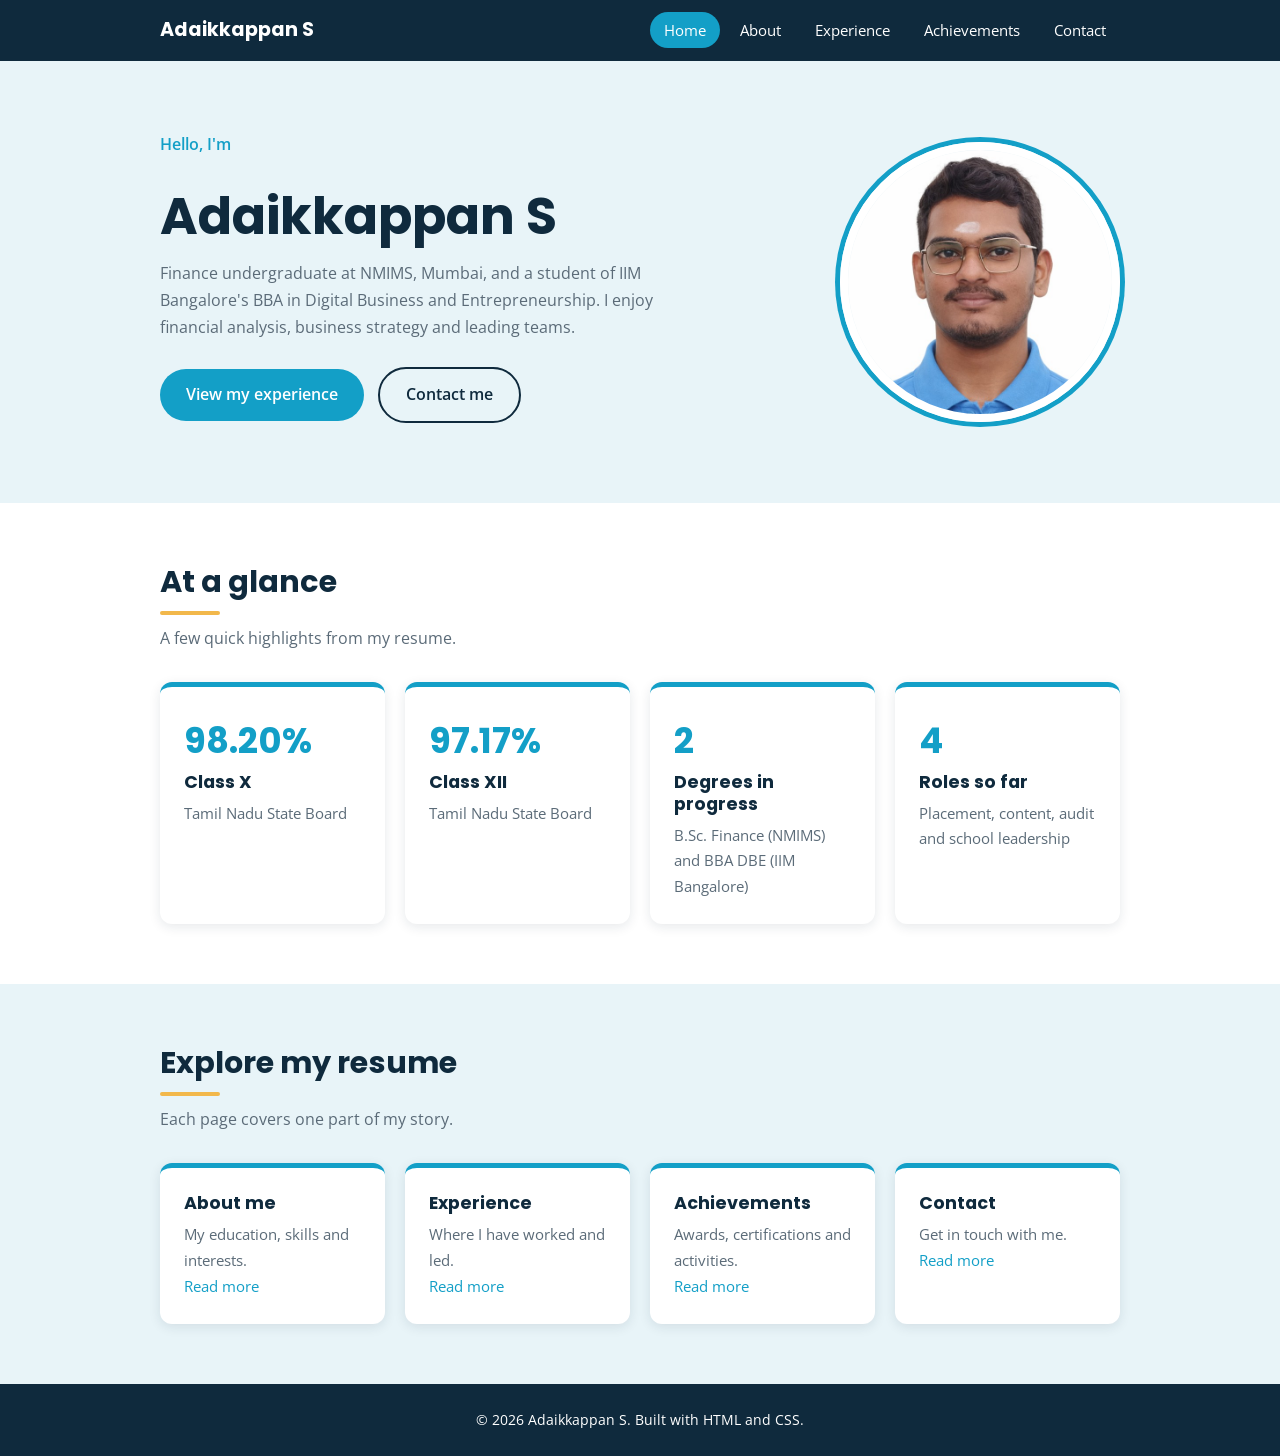
<file: index.html>
<!DOCTYPE html>
<html lang="en">
<head>
  <meta charset="UTF-8">
  <meta name="viewport" content="width=device-width, initial-scale=1.0">
  <meta name="description" content="Personal resume website of Adaikkappan S, Finance undergraduate at NMIMS Mumbai.">
  <title>Home | Adaikkappan S</title>
  <link rel="preconnect" href="https://fonts.googleapis.com">
  <link rel="preconnect" href="https://fonts.gstatic.com" crossorigin>
  <link href="https://fonts.googleapis.com/css2?family=Open+Sans:wght@400;600&family=Poppins:wght@600;700&display=swap" rel="stylesheet">
  <link rel="stylesheet" href="style.css">
</head>
<body>

  <header>
    <nav>
      <a class="logo" href="index.html">Adaikkappan S</a>
      <ul>
        <li><a href="index.html" class="active">Home</a></li>
        <li><a href="about.html">About</a></li>
        <li><a href="experience.html">Experience</a></li>
        <li><a href="achievements.html">Achievements</a></li>
        <li><a href="contact.html">Contact</a></li>
      </ul>
    </nav>
  </header>

  <!-- Hero -->
  <div class="hero">
    <div class="container">
      <div class="hero-text">
        <p class="hello">Hello, I'm</p>
        <h1>Adaikkappan S</h1>
        <p>Finance undergraduate at NMIMS, Mumbai, and a student of IIM Bangalore's BBA in Digital Business and Entrepreneurship. I enjoy financial analysis, business strategy and leading teams.</p>
        <a class="btn btn-primary" href="experience.html">View my experience</a>
        <a class="btn btn-outline" href="contact.html">Contact me</a>
      </div>
      <img class="photo" src="photo.jpg" alt="Photo of Adaikkappan S">
    </div>
  </div>

  <!-- Quick highlights -->
  <section>
    <div class="container">
      <h2 class="section-title">At a glance</h2>
      <p class="lead">A few quick highlights from my resume.</p>
      <div class="grid">
        <div class="card">
          <div class="big-number">98.20%</div>
          <h3>Class X</h3>
          <p>Tamil Nadu State Board</p>
        </div>
        <div class="card">
          <div class="big-number">97.17%</div>
          <h3>Class XII</h3>
          <p>Tamil Nadu State Board</p>
        </div>
        <div class="card">
          <div class="big-number">2</div>
          <h3>Degrees in progress</h3>
          <p>B.Sc. Finance (NMIMS) and BBA DBE (IIM Bangalore)</p>
        </div>
        <div class="card">
          <div class="big-number">4</div>
          <h3>Roles so far</h3>
          <p>Placement, content, audit and school leadership</p>
        </div>
      </div>
    </div>
  </section>

  <!-- Explore -->
  <section class="alt">
    <div class="container">
      <h2 class="section-title">Explore my resume</h2>
      <p class="lead">Each page covers one part of my story.</p>
      <div class="grid">
        <div class="card">
          <h3>About me</h3>
          <p>My education, skills and interests.</p>
          <p><a href="about.html">Read more</a></p>
        </div>
        <div class="card">
          <h3>Experience</h3>
          <p>Where I have worked and led.</p>
          <p><a href="experience.html">Read more</a></p>
        </div>
        <div class="card">
          <h3>Achievements</h3>
          <p>Awards, certifications and activities.</p>
          <p><a href="achievements.html">Read more</a></p>
        </div>
        <div class="card">
          <h3>Contact</h3>
          <p>Get in touch with me.</p>
          <p><a href="contact.html">Read more</a></p>
        </div>
      </div>
    </div>
  </section>

  <footer>
    <p>&copy; 2026 Adaikkappan S. Built with HTML and CSS.</p>
  </footer>

</body>
</html>
</file>
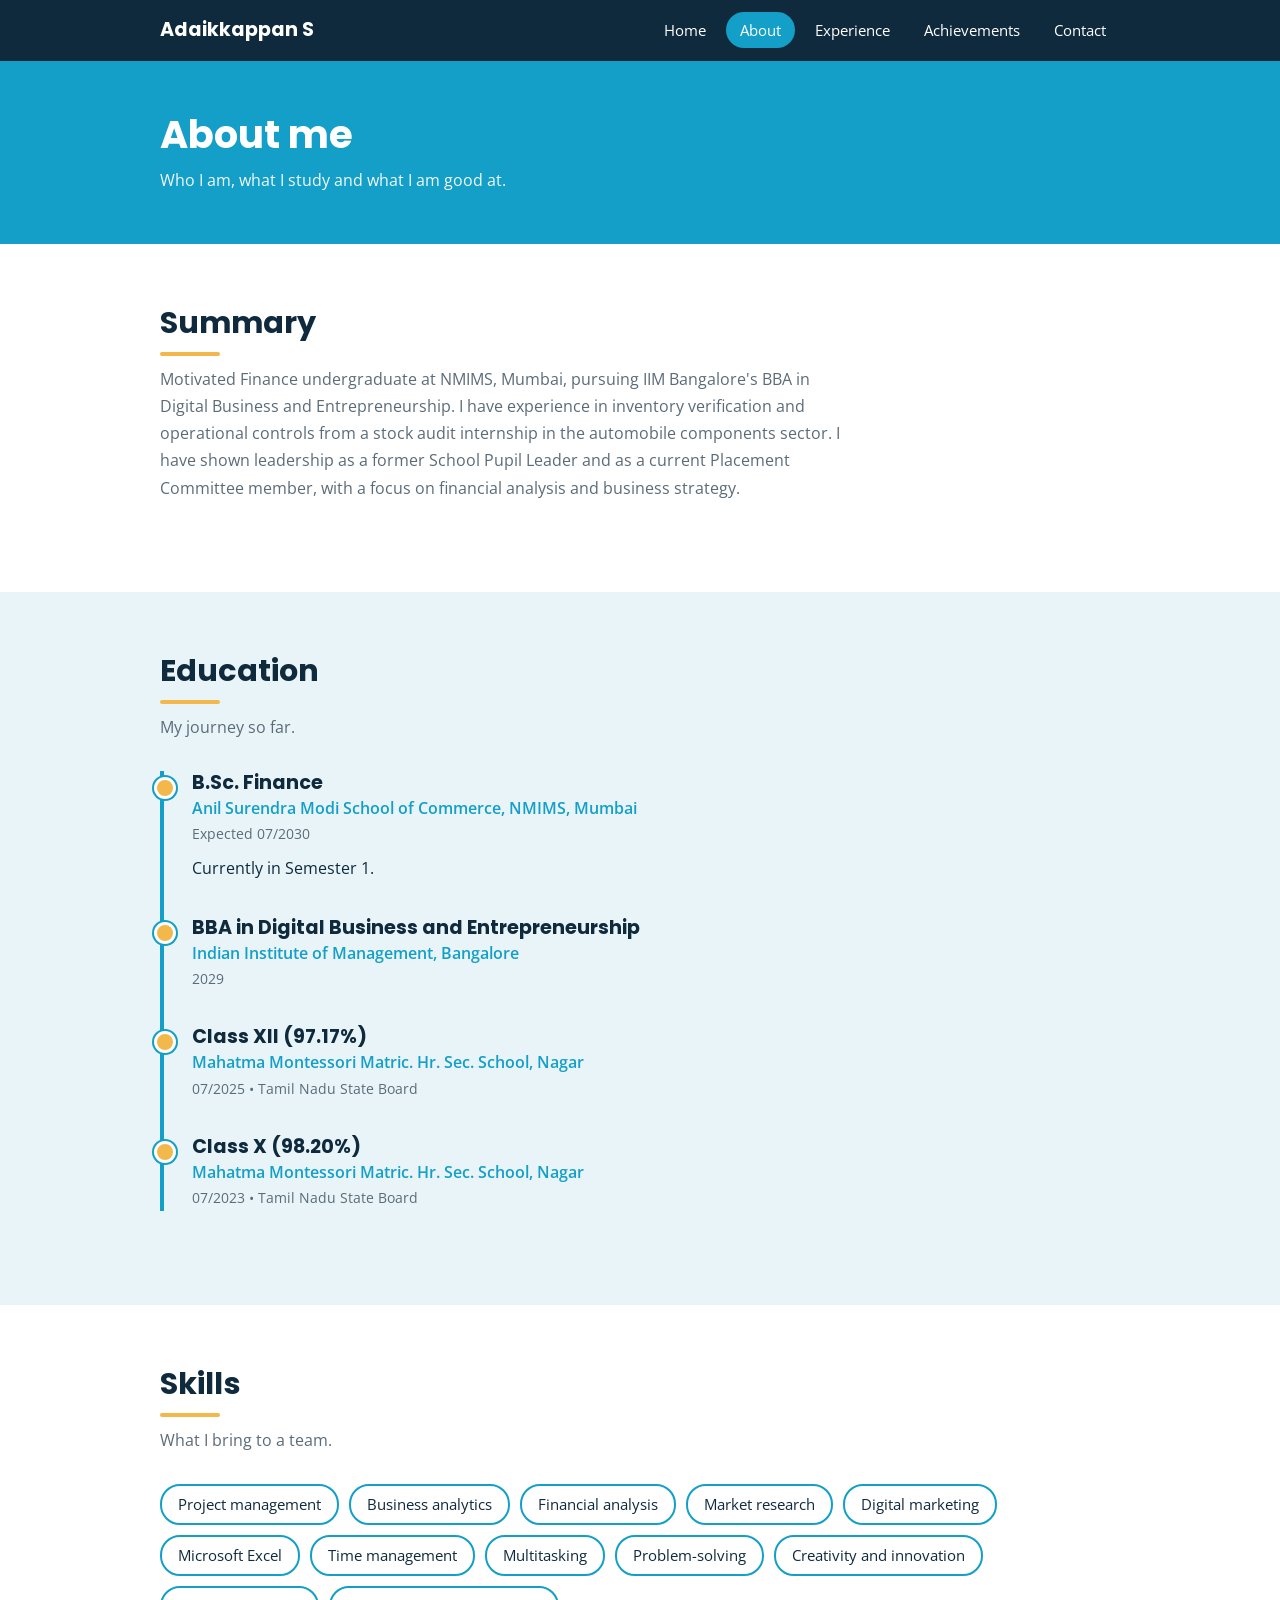
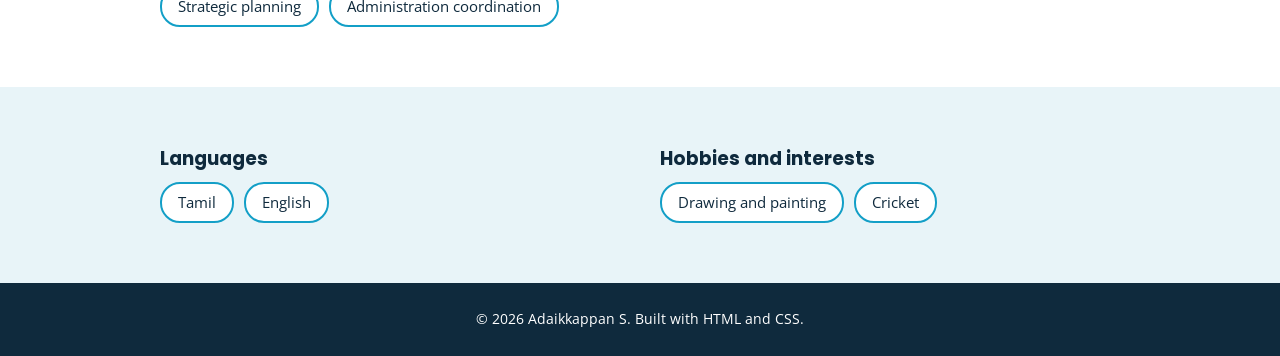
<file: about.html>
<!DOCTYPE html>
<html lang="en">
<head>
  <meta charset="UTF-8">
  <meta name="viewport" content="width=device-width, initial-scale=1.0">
  <meta name="description" content="Personal resume website of Adaikkappan S, Finance undergraduate at NMIMS Mumbai.">
  <title>About | Adaikkappan S</title>
  <link rel="preconnect" href="https://fonts.googleapis.com">
  <link rel="preconnect" href="https://fonts.gstatic.com" crossorigin>
  <link href="https://fonts.googleapis.com/css2?family=Open+Sans:wght@400;600&family=Poppins:wght@600;700&display=swap" rel="stylesheet">
  <link rel="stylesheet" href="style.css">
</head>
<body>

  <header>
    <nav>
      <a class="logo" href="index.html">Adaikkappan S</a>
      <ul>
        <li><a href="index.html">Home</a></li>
        <li><a href="about.html" class="active">About</a></li>
        <li><a href="experience.html">Experience</a></li>
        <li><a href="achievements.html">Achievements</a></li>
        <li><a href="contact.html">Contact</a></li>
      </ul>
    </nav>
  </header>

  <div class="banner">
    <div class="container">
      <h1>About me</h1>
      <p>Who I am, what I study and what I am good at.</p>
    </div>
  </div>

  <section>
    <div class="container">
      <h2 class="section-title">Summary</h2>
      <p class="lead">Motivated Finance undergraduate at NMIMS, Mumbai, pursuing IIM Bangalore's BBA in Digital Business and Entrepreneurship. I have experience in inventory verification and operational controls from a stock audit internship in the automobile components sector. I have shown leadership as a former School Pupil Leader and as a current Placement Committee member, with a focus on financial analysis and business strategy.</p>
    </div>
  </section>

  <section class="alt">
    <div class="container">
      <h2 class="section-title">Education</h2>
      <p class="lead">My journey so far.</p>
      <div class="timeline">
        <div class="entry">
          <h3>B.Sc. Finance</h3>
          <p class="place">Anil Surendra Modi School of Commerce, NMIMS, Mumbai</p>
          <p class="date">Expected 07/2030</p>
          <p>Currently in Semester 1.</p>
        </div>
        <div class="entry">
          <h3>BBA in Digital Business and Entrepreneurship</h3>
          <p class="place">Indian Institute of Management, Bangalore</p>
          <p class="date">2029</p>
        </div>
        <div class="entry">
          <h3>Class XII (97.17%)</h3>
          <p class="place">Mahatma Montessori Matric. Hr. Sec. School, Nagar</p>
          <p class="date">07/2025 &bull; Tamil Nadu State Board</p>
        </div>
        <div class="entry">
          <h3>Class X (98.20%)</h3>
          <p class="place">Mahatma Montessori Matric. Hr. Sec. School, Nagar</p>
          <p class="date">07/2023 &bull; Tamil Nadu State Board</p>
        </div>
      </div>
    </div>
  </section>

  <section>
    <div class="container">
      <h2 class="section-title">Skills</h2>
      <p class="lead">What I bring to a team.</p>
      <div class="tags">
        <span class="tag">Project management</span>
        <span class="tag">Business analytics</span>
        <span class="tag">Financial analysis</span>
        <span class="tag">Market research</span>
        <span class="tag">Digital marketing</span>
        <span class="tag">Microsoft Excel</span>
        <span class="tag">Time management</span>
        <span class="tag">Multitasking</span>
        <span class="tag">Problem-solving</span>
        <span class="tag">Creativity and innovation</span>
        <span class="tag">Strategic planning</span>
        <span class="tag">Administration coordination</span>
      </div>
    </div>
  </section>

  <section class="alt">
    <div class="container two-col">
      <div>
        <h3>Languages</h3>
        <div class="tags">
          <span class="tag">Tamil</span>
          <span class="tag">English</span>
        </div>
      </div>
      <div>
        <h3>Hobbies and interests</h3>
        <div class="tags">
          <span class="tag">Drawing and painting</span>
          <span class="tag">Cricket</span>
        </div>
      </div>
    </div>
  </section>

  <footer>
    <p>&copy; 2026 Adaikkappan S. Built with HTML and CSS.</p>
  </footer>

</body>
</html>
</file>
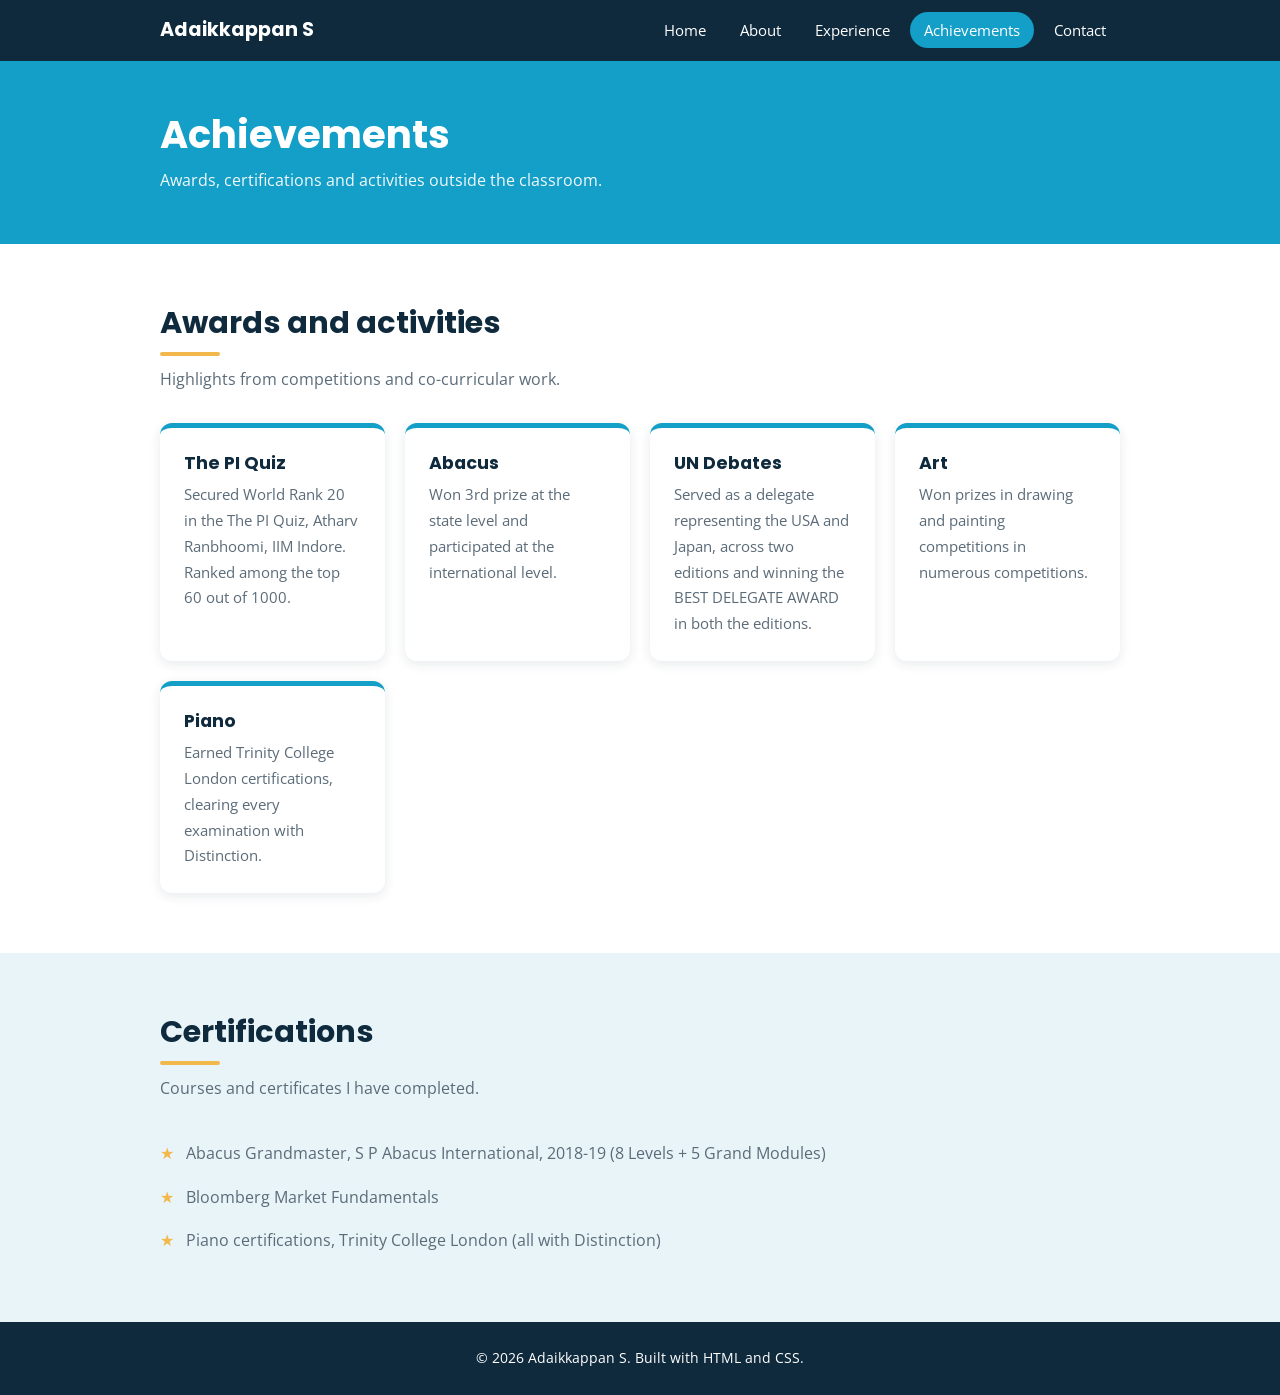
<file: achievements.html>
<!DOCTYPE html>
<html lang="en">
<head>
  <meta charset="UTF-8">
  <meta name="viewport" content="width=device-width, initial-scale=1.0">
  <meta name="description" content="Personal resume website of Adaikkappan S, Finance undergraduate at NMIMS Mumbai.">
  <title>Achievements | Adaikkappan S</title>
  <link rel="preconnect" href="https://fonts.googleapis.com">
  <link rel="preconnect" href="https://fonts.gstatic.com" crossorigin>
  <link href="https://fonts.googleapis.com/css2?family=Open+Sans:wght@400;600&family=Poppins:wght@600;700&display=swap" rel="stylesheet">
  <link rel="stylesheet" href="style.css">
</head>
<body>

  <header>
    <nav>
      <a class="logo" href="index.html">Adaikkappan S</a>
      <ul>
        <li><a href="index.html">Home</a></li>
        <li><a href="about.html">About</a></li>
        <li><a href="experience.html">Experience</a></li>
        <li><a href="achievements.html" class="active">Achievements</a></li>
        <li><a href="contact.html">Contact</a></li>
      </ul>
    </nav>
  </header>

  <div class="banner">
    <div class="container">
      <h1>Achievements</h1>
      <p>Awards, certifications and activities outside the classroom.</p>
    </div>
  </div>

  <section>
    <div class="container">
      <h2 class="section-title">Awards and activities</h2>
      <p class="lead">Highlights from competitions and co-curricular work.</p>
      <div class="grid">
        <div class="card">
          <h3>The PI Quiz</h3>
          <p>Secured World Rank 20 in the The PI Quiz, Atharv Ranbhoomi, IIM Indore. Ranked among the top 60 out of 1000.</p>
        </div>
        <div class="card">
          <h3>Abacus</h3>
          <p>Won 3rd prize at the state level and participated at the international level.</p>
        </div>
        <div class="card">
          <h3>UN Debates</h3>
          <p>Served as a delegate representing the USA and Japan, across two editions and winning the BEST DELEGATE AWARD in both the editions.</p>
        </div>
        <div class="card">
          <h3>Art</h3>
          <p>Won prizes in drawing and painting competitions in numerous competitions.</p>
        </div>
        <div class="card">
          <h3>Piano</h3>
          <p>Earned Trinity College London certifications, clearing every examination with Distinction.</p>
        </div>
      </div>
    </div>
  </section>

  <section class="alt">
    <div class="container">
      <h2 class="section-title">Certifications</h2>
      <p class="lead">Courses and certificates I have completed.</p>
      <ul class="plain-list">
        <li>Abacus Grandmaster, S P Abacus International, 2018-19 (8 Levels + 5 Grand Modules)</li>
        <li>Bloomberg Market Fundamentals</li>
        <li>Piano certifications, Trinity College London (all with Distinction)</li>
      </ul>
    </div>
  </section>

  <footer>
    <p>&copy; 2026 Adaikkappan S. Built with HTML and CSS.</p>
  </footer>

</body>
</html>
</file>
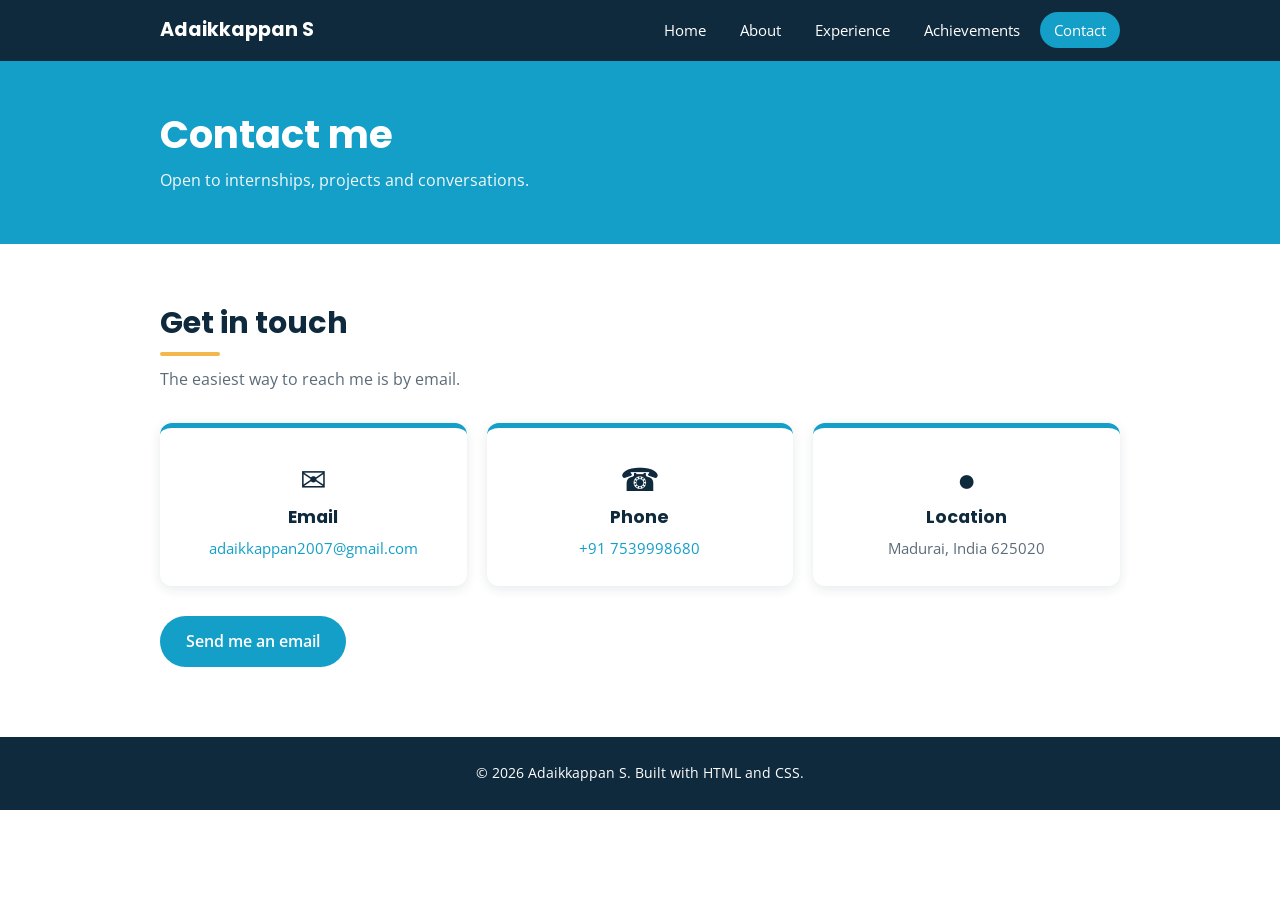
<file: contact.html>
<!DOCTYPE html>
<html lang="en">
<head>
  <meta charset="UTF-8">
  <meta name="viewport" content="width=device-width, initial-scale=1.0">
  <meta name="description" content="Personal resume website of Adaikkappan S, Finance undergraduate at NMIMS Mumbai.">
  <title>Contact | Adaikkappan S</title>
  <link rel="preconnect" href="https://fonts.googleapis.com">
  <link rel="preconnect" href="https://fonts.gstatic.com" crossorigin>
  <link href="https://fonts.googleapis.com/css2?family=Open+Sans:wght@400;600&family=Poppins:wght@600;700&display=swap" rel="stylesheet">
  <link rel="stylesheet" href="style.css">
</head>
<body>

  <header>
    <nav>
      <a class="logo" href="index.html">Adaikkappan S</a>
      <ul>
        <li><a href="index.html">Home</a></li>
        <li><a href="about.html">About</a></li>
        <li><a href="experience.html">Experience</a></li>
        <li><a href="achievements.html">Achievements</a></li>
        <li><a href="contact.html" class="active">Contact</a></li>
      </ul>
    </nav>
  </header>

  <div class="banner">
    <div class="container">
      <h1>Contact me</h1>
      <p>Open to internships, projects and conversations.</p>
    </div>
  </div>

  <section>
    <div class="container">
      <h2 class="section-title">Get in touch</h2>
      <p class="lead">The easiest way to reach me is by email.</p>
      <div class="grid">
        <div class="card contact-card">
          <div class="icon">&#9993;</div>
          <h3>Email</h3>
          <p><a href="mailto:adaikkappan2007@gmail.com">adaikkappan2007@gmail.com</a></p>
        </div>
        <div class="card contact-card">
          <div class="icon">&#9742;</div>
          <h3>Phone</h3>
          <p><a href="tel:+917539998680">+91 7539998680</a></p>
        </div>
        <div class="card contact-card">
          <div class="icon">&#9679;</div>
          <h3>Location</h3>
          <p>Madurai, India 625020</p>
        </div>
      </div>
      <p style="margin-top:30px;"><a class="btn btn-primary" href="mailto:adaikkappan2007@gmail.com">Send me an email</a></p>
    </div>
  </section>

  <footer>
    <p>&copy; 2026 Adaikkappan S. Built with HTML and CSS.</p>
  </footer>

</body>
</html>
</file>
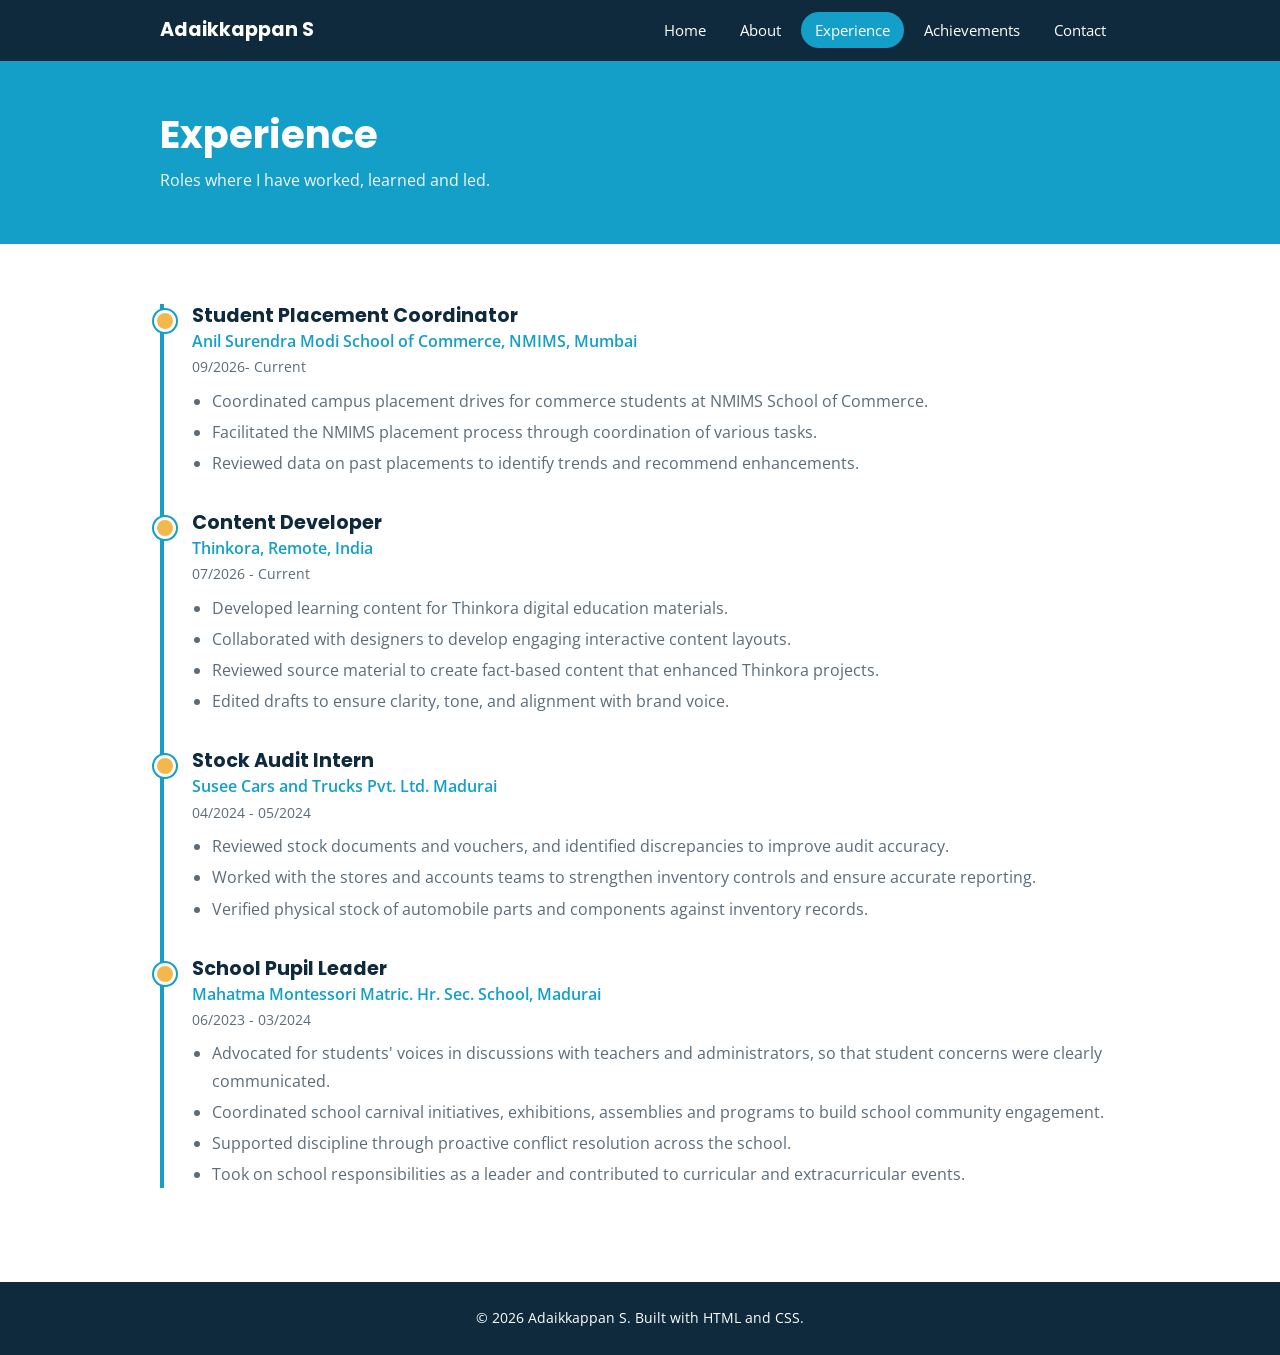
<file: experience.html>
<!DOCTYPE html>
<html lang="en">
<head>
  <meta charset="UTF-8">
  <meta name="viewport" content="width=device-width, initial-scale=1.0">
  <meta name="description" content="Personal resume website of Adaikkappan S, Finance undergraduate at NMIMS Mumbai.">
  <title>Experience | Adaikkappan S</title>
  <link rel="preconnect" href="https://fonts.googleapis.com">
  <link rel="preconnect" href="https://fonts.gstatic.com" crossorigin>
  <link href="https://fonts.googleapis.com/css2?family=Open+Sans:wght@400;600&family=Poppins:wght@600;700&display=swap" rel="stylesheet">
  <link rel="stylesheet" href="style.css">
</head>
<body>

  <header>
    <nav>
      <a class="logo" href="index.html">Adaikkappan S</a>
      <ul>
        <li><a href="index.html">Home</a></li>
        <li><a href="about.html">About</a></li>
        <li><a href="experience.html" class="active">Experience</a></li>
        <li><a href="achievements.html">Achievements</a></li>
        <li><a href="contact.html">Contact</a></li>
      </ul>
    </nav>
  </header>

  <div class="banner">
    <div class="container">
      <h1>Experience</h1>
      <p>Roles where I have worked, learned and led.</p>
    </div>
  </div>

  <section>
    <div class="container">
      <div class="timeline">

        <div class="entry">
          <h3>Student Placement Coordinator</h3>
          <p class="place">Anil Surendra Modi School of Commerce, NMIMS, Mumbai</p>
          <p class="date">09/2026- Current</p>
          <ul>
            <li>Coordinated campus placement drives for commerce students at NMIMS School of Commerce.</li>
            <li>Facilitated the NMIMS placement process through coordination of various tasks.</li>
            <li>Reviewed data on past placements to identify trends and recommend enhancements.</li>
          </ul>
        </div>

        <div class="entry">
          <h3>Content Developer</h3>
          <p class="place">Thinkora, Remote, India</p>
          <p class="date">07/2026 - Current</p>
          <ul>
            <li>Developed learning content for Thinkora digital education materials.</li>
            <li>Collaborated with designers to develop engaging interactive content layouts.</li>
            <li>Reviewed source material to create fact-based content that enhanced Thinkora projects.</li>
            <li>Edited drafts to ensure clarity, tone, and alignment with brand voice.</li>
          </ul>
        </div>

        <div class="entry">
          <h3>Stock Audit Intern</h3>
          <p class="place">Susee Cars and Trucks Pvt. Ltd. Madurai</p>
          <p class="date">04/2024 - 05/2024</p>
          <ul>
            <li>Reviewed stock documents and vouchers, and identified discrepancies to improve audit accuracy.</li>
            <li>Worked with the stores and accounts teams to strengthen inventory controls and ensure accurate reporting.</li>
            <li>Verified physical stock of automobile parts and components against inventory records.</li>
          </ul>
        </div>

        <div class="entry">
          <h3>School Pupil Leader</h3>
          <p class="place">Mahatma Montessori Matric. Hr. Sec. School, Madurai</p>
          <p class="date">06/2023 - 03/2024</p>
          <ul>
            <li>Advocated for students' voices in discussions with teachers and administrators, so that student concerns were clearly communicated.</li>
            <li>Coordinated school carnival initiatives, exhibitions, assemblies and programs to build school community engagement.</li>
            <li>Supported discipline through proactive conflict resolution across the school.</li>
            <li>Took on school responsibilities as a leader and contributed to curricular and extracurricular events.</li>
          </ul>
        </div>

      </div>
    </div>
  </section>

  <footer>
    <p>&copy; 2026 Adaikkappan S. Built with HTML and CSS.</p>
  </footer>

</body>
</html>
</file>
<file: style.css>
/* ===== Colour palette (from the CV's teal + a warm accent) ===== */
:root {
  --navy: #0f2a3d;      /* dark text, header, footer */
  --teal: #139fc7;      /* main brand colour (same as CV) */
  --sky: #e8f4f8;       /* light section background */
  --amber: #f2b84b;     /* small accent for highlights */
  --white: #ffffff;
  --grey: #5b6b78;      /* soft body text */
}

/* ===== Basic reset ===== */
* { margin: 0; padding: 0; box-sizing: border-box; }

body {
  font-family: 'Open Sans', Arial, sans-serif;
  color: var(--navy);
  background: var(--white);
  line-height: 1.7;
}

h1, h2, h3 { font-family: 'Poppins', Arial, sans-serif; line-height: 1.25; }
a { color: var(--teal); text-decoration: none; }
a:hover { text-decoration: underline; }

/* ===== Navigation bar ===== */
header {
  background: var(--navy);
  position: sticky;
  top: 0;
  z-index: 10;
}
nav {
  max-width: 1000px;
  margin: 0 auto;
  padding: 14px 20px;
  display: flex;
  justify-content: space-between;
  align-items: center;
  flex-wrap: wrap;
  gap: 10px;
}
.logo { font-family: 'Poppins', Arial, sans-serif; font-weight: 700; color: var(--white); font-size: 1.2rem; }
.logo:hover { text-decoration: none; }
nav ul { list-style: none; display: flex; gap: 6px; flex-wrap: wrap; }
nav ul a {
  color: var(--white);
  padding: 8px 14px;
  border-radius: 20px;
  font-size: 0.95rem;
}
nav ul a:hover { background: var(--teal); text-decoration: none; }
nav ul a.active { background: var(--teal); }

/* ===== Layout helpers ===== */
.container { max-width: 1000px; margin: 0 auto; padding: 0 20px; }
section { padding: 60px 0; }
.alt { background: var(--sky); }

.section-title { font-size: 1.9rem; margin-bottom: 10px; }
.section-title::after {
  content: "";
  display: block;
  width: 60px;
  height: 4px;
  background: var(--amber);
  margin-top: 10px;
  border-radius: 2px;
}
.lead { color: var(--grey); margin-bottom: 30px; max-width: 700px; }

/* ===== Page banner (top of inner pages) ===== */
.banner { background: var(--teal); color: var(--white); padding: 50px 0; }
.banner h1 { font-size: 2.4rem; }
.banner p { margin-top: 8px; opacity: 0.95; }

/* ===== Home page hero ===== */
.hero { background: var(--sky); padding: 70px 0; }
.hero .container {
  display: flex;
  align-items: center;
  gap: 50px;
  flex-wrap: wrap;
}
.hero-text { flex: 1; min-width: 280px; }
.hero-text .hello { color: var(--teal); font-weight: 600; }
.hero-text h1 { font-size: 3.2rem; margin: 6px 0 12px; }
.hero-text p { color: var(--grey); max-width: 520px; margin-bottom: 26px; }
.photo {
  width: 280px;
  height: 280px;
  border-radius: 50%;
  object-fit: cover;
  border: 8px solid var(--white);
  box-shadow: 0 0 0 5px var(--teal);
}

/* ===== Buttons ===== */
.btn {
  display: inline-block;
  padding: 12px 26px;
  border-radius: 30px;
  font-weight: 600;
  margin-right: 10px;
  margin-bottom: 10px;
}
.btn:hover { text-decoration: none; }
.btn-primary { background: var(--teal); color: var(--white); }
.btn-primary:hover { background: var(--navy); }
.btn-outline { border: 2px solid var(--navy); color: var(--navy); }
.btn-outline:hover { background: var(--navy); color: var(--white); }

/* ===== Cards ===== */
.grid { display: grid; grid-template-columns: repeat(auto-fit, minmax(220px, 1fr)); gap: 20px; }
.card {
  background: var(--white);
  border-radius: 12px;
  padding: 24px;
  border-top: 5px solid var(--teal);
  box-shadow: 0 3px 12px rgba(15, 42, 61, 0.1);
}
.card h3 { margin-bottom: 8px; font-size: 1.1rem; }
.card p { color: var(--grey); font-size: 0.95rem; }
.big-number { font-family: 'Poppins', Arial, sans-serif; font-size: 2.2rem; font-weight: 700; color: var(--teal); }

/* ===== Timeline (education + experience) ===== */
.timeline { border-left: 4px solid var(--teal); padding-left: 28px; }
.entry { position: relative; margin-bottom: 34px; }
.entry::before {
  content: "";
  position: absolute;
  left: -38px;
  top: 6px;
  width: 16px;
  height: 16px;
  background: var(--amber);
  border: 3px solid var(--white);
  border-radius: 50%;
  box-shadow: 0 0 0 2px var(--teal);
}
.entry h3 { font-size: 1.2rem; }
.entry .place { color: var(--teal); font-weight: 600; }
.entry .date { color: var(--grey); font-size: 0.9rem; margin-bottom: 8px; }
.entry ul { margin-left: 20px; color: var(--grey); }
.entry li { margin-bottom: 4px; }

/* ===== Skill tags ===== */
.tags { display: flex; flex-wrap: wrap; gap: 10px; }
.tag {
  background: var(--white);
  border: 2px solid var(--teal);
  color: var(--navy);
  padding: 6px 16px;
  border-radius: 20px;
  font-size: 0.92rem;
}

/* ===== Two column layout ===== */
.two-col { display: grid; grid-template-columns: repeat(auto-fit, minmax(280px, 1fr)); gap: 40px; }
.two-col h3 { margin-bottom: 12px; }
.plain-list { list-style: none; }
.plain-list li { padding: 8px 0 8px 26px; position: relative; color: var(--grey); }
.plain-list li::before {
  content: "★";
  position: absolute;
  left: 0;
  color: var(--amber);
}

/* ===== Contact ===== */
.contact-card { text-align: center; }
.contact-card .icon { font-size: 2rem; }

/* ===== Footer ===== */
footer { background: var(--navy); color: var(--white); text-align: center; padding: 24px 20px; font-size: 0.9rem; }

/* ===== Mobile screens ===== */
@media (max-width: 700px) {
  .hero { padding: 40px 0; }
  .hero .container { justify-content: center; text-align: center; }
  .hero-text h1 { font-size: 2.4rem; }
  .photo { width: 220px; height: 220px; }
  nav { justify-content: center; }
  .banner h1 { font-size: 1.9rem; }
}
</file>
